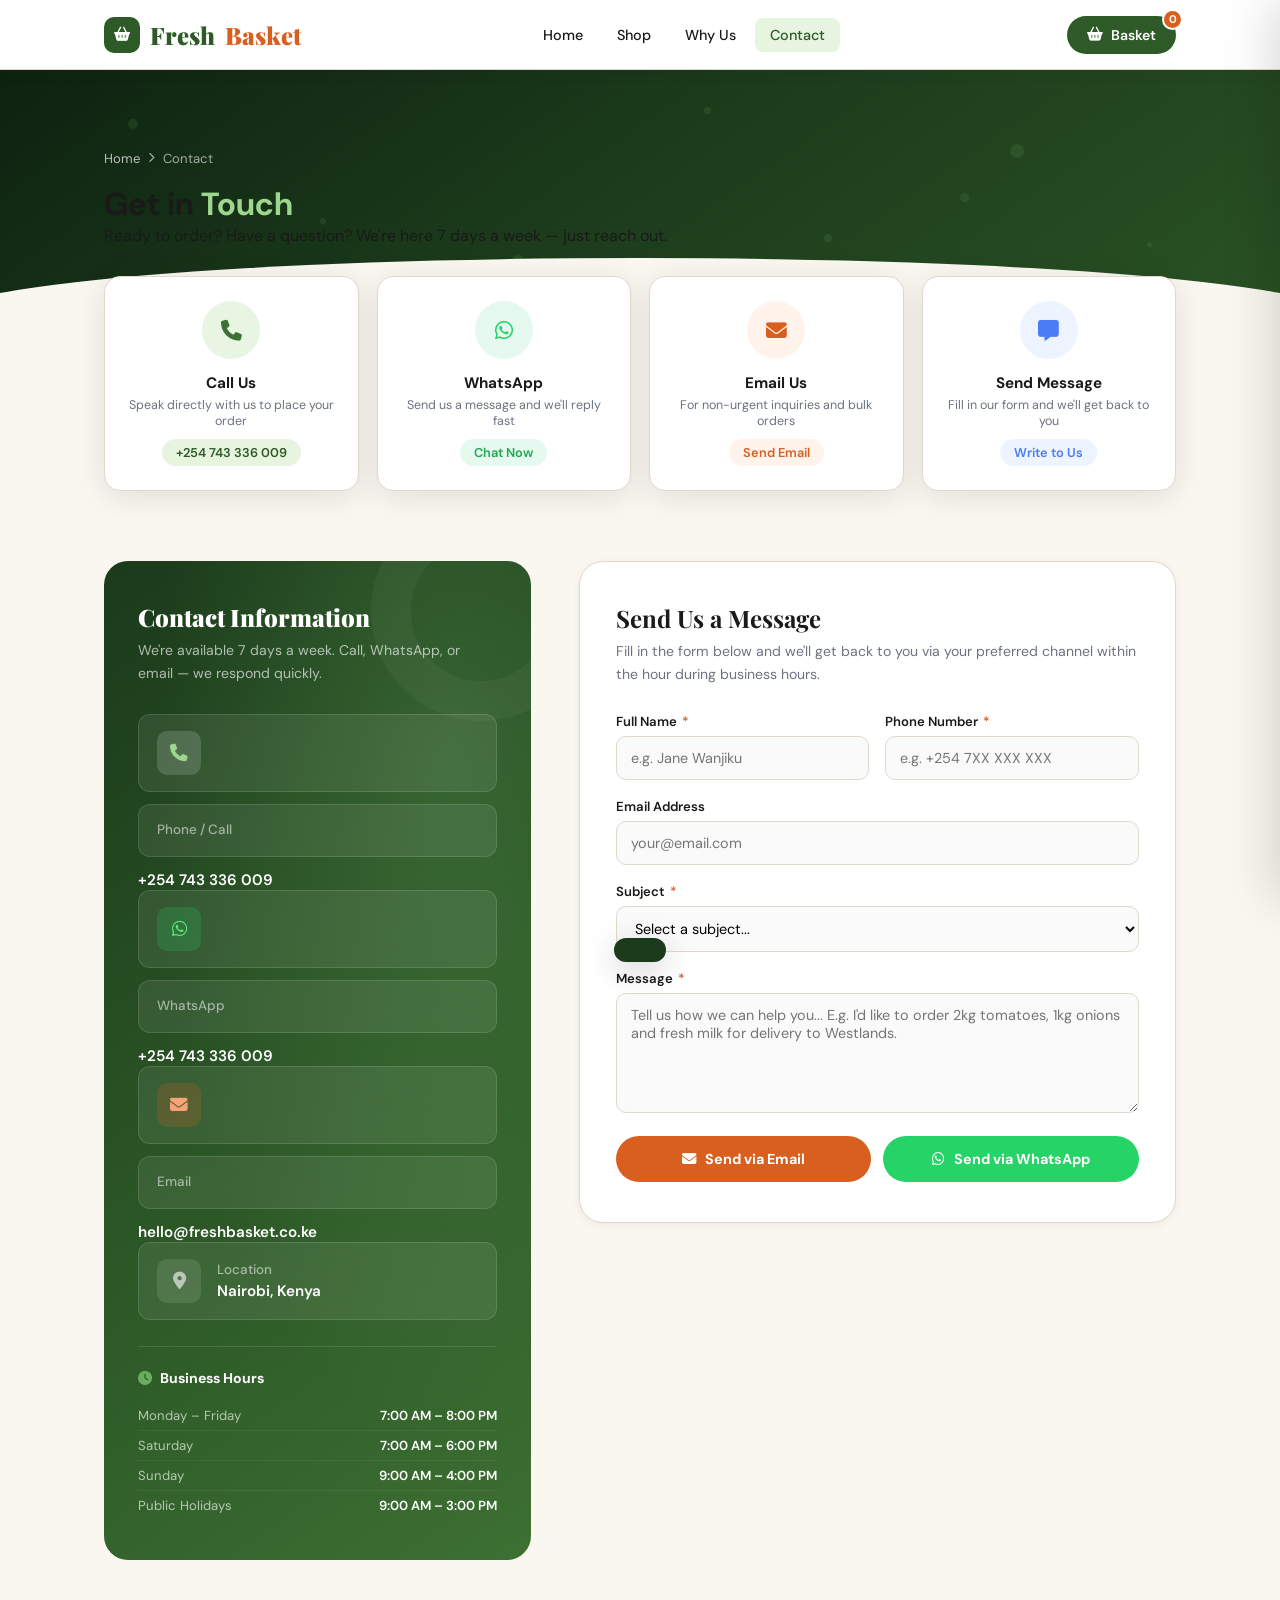
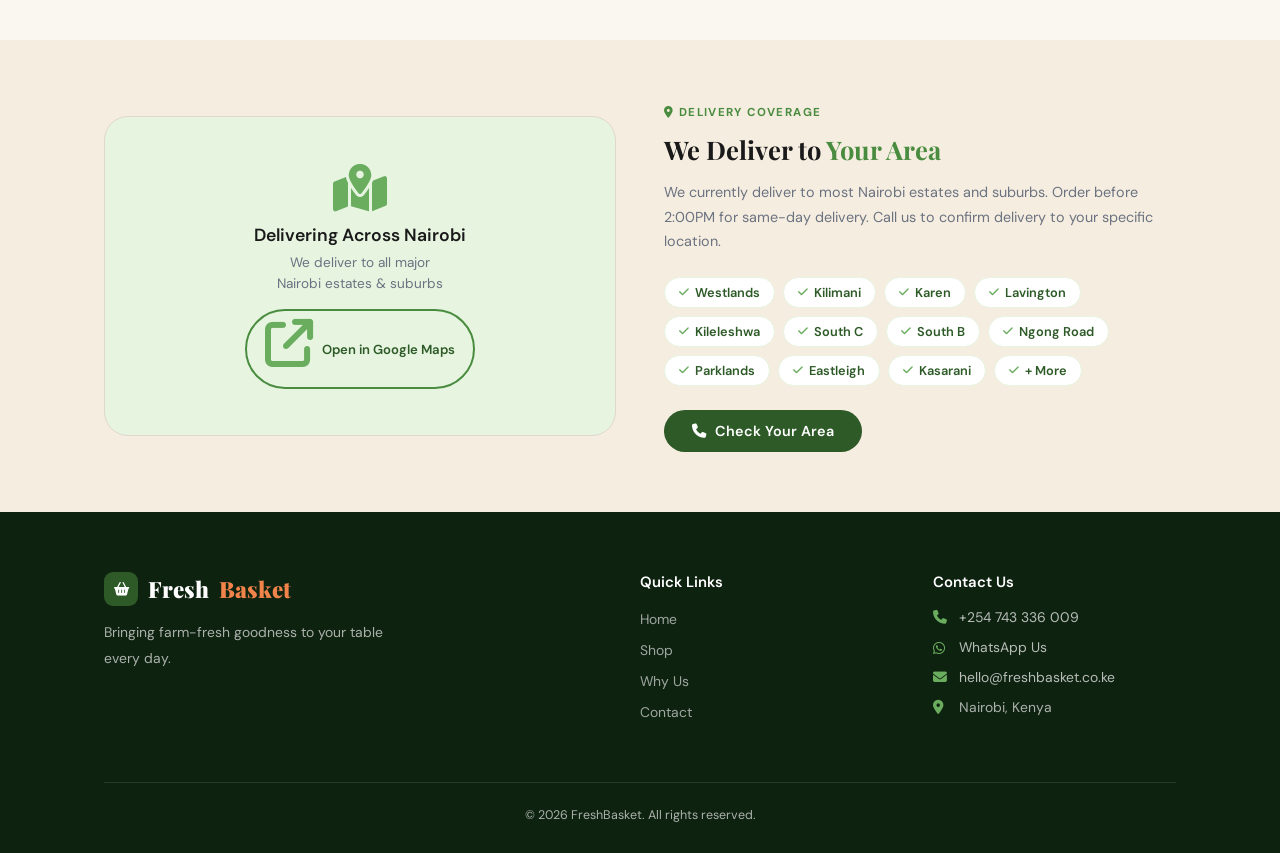
<file: contact.html>
<!DOCTYPE html>
<html lang="en">
<head>
<meta charset="UTF-8">
<meta name="viewport" content="width=device-width, initial-scale=1.0">
<title>Contact — FreshBasket</title>
<link rel="stylesheet" href="css/style.css">
<link rel="stylesheet" href="https://cdnjs.cloudflare.com/ajax/libs/font-awesome/6.5.0/css/all.min.css">
<style>
/* ── CONTACT BANNER — animated particles ── */
.contact-banner{
  position:relative;overflow:hidden;
  background:linear-gradient(145deg,#0e2210 0%,#1b3a1b 45%,#2a5224 100%);
  padding:80px 0 70px;
}
.particle{position:absolute;border-radius:50%;background:rgba(106,173,94,.15);animation:particlePulse 4s ease-in-out infinite}
.p1{width:10px;height:10px;top:20%;left:10%;animation-delay:0s}
.p2{width:6px;height:6px;top:60%;left:25%;animation-delay:.5s}
.p3{width:14px;height:14px;top:30%;right:20%;animation-delay:1s}
.p4{width:8px;height:8px;bottom:30%;right:35%;animation-delay:1.5s}
.p5{width:5px;height:5px;top:70%;right:10%;animation-delay:2s}
.p6{width:12px;height:12px;bottom:20%;left:40%;animation-delay:2.5s}
.p7{width:7px;height:7px;top:15%;left:55%;animation-delay:3s}
.p8{width:9px;height:9px;top:50%;left:75%;animation-delay:.8s}
@keyframes particlePulse{0%,100%{transform:scale(1);opacity:.6}50%{transform:scale(2.5);opacity:.15}}
/* Wave bottom */
.contact-banner::after{
  content:'';position:absolute;bottom:-2px;left:0;right:0;height:60px;
  background:var(--cream);
  clip-path:ellipse(55% 100% at 50% 100%);
}
.contact-banner .container{position:relative;z-index:2}

/* ── CONTACT CARDS (Quick Actions) ── */
.quick-actions{
  display:grid;grid-template-columns:repeat(4,1fr);gap:18px;
  margin-top:-40px;position:relative;z-index:10;
}
.quick-card{
  background:#fff;border-radius:var(--r);padding:24px 20px;text-align:center;
  border:1px solid var(--border);box-shadow:var(--sh-md);
  transition:all .26s var(--ease);cursor:pointer;text-decoration:none;display:block;
}
.quick-card:hover{transform:translateY(-6px);box-shadow:var(--sh-lg)}
.qc-icon{
  width:58px;height:58px;border-radius:50%;display:flex;align-items:center;justify-content:center;
  font-size:1.3rem;margin:0 auto 14px;transition:transform .25s;
}
.quick-card:hover .qc-icon{transform:scale(1.1) rotate(-5deg)}
.qc-call .qc-icon{background:#e8f5e3;color:var(--g600)}
.qc-wa .qc-icon{background:#e6f9ee;color:#25d366}
.qc-mail .qc-icon{background:#fff3ec;color:var(--orange)}
.qc-msg .qc-icon{background:#eef4ff;color:#4a7cf6}
.quick-card h3{font-size:.95rem;font-weight:700;margin-bottom:4px;color:var(--text)}
.quick-card p{font-size:.78rem;color:var(--muted)}
.quick-card .qc-link{display:inline-block;margin-top:10px;font-size:.8rem;font-weight:600;padding:5px 14px;border-radius:50px}
.qc-call .qc-link{background:var(--g100);color:var(--g700)}
.qc-wa .qc-link{background:#e6f9ee;color:#1da851}
.qc-mail .qc-link{background:#fff3ec;color:var(--orange)}
.qc-msg .qc-link{background:#eef4ff;color:#4a7cf6}

/* ── MAIN CONTACT GRID ── */
.contact-section{padding:70px 0 80px;background:var(--cream)}
.contact-grid{display:grid;grid-template-columns:1fr 1.4fr;gap:48px;align-items:start}

/* Left — Contact Info Card */
.contact-info-card{
  background:linear-gradient(145deg,var(--g800) 0%,var(--g700) 60%,#3d7033 100%);
  border-radius:var(--r-lg);padding:40px 34px;
  position:relative;overflow:hidden;
}
.contact-info-card::before{
  content:'';position:absolute;inset:0;
  background:radial-gradient(ellipse at 80% 20%,rgba(106,173,94,.25) 0%,transparent 60%);
}
/* Animated ring */
.contact-info-card::after{
  content:'';position:absolute;top:-60px;right:-60px;
  width:220px;height:220px;border-radius:50%;
  border:40px solid rgba(255,255,255,.04);
  animation:ringPulse 4s ease-in-out infinite;
}
@keyframes ringPulse{0%,100%{transform:scale(1)}50%{transform:scale(1.12)}}
.contact-info-card .inner{position:relative;z-index:1}
.contact-info-card .cic-title{
  font-family:'Playfair Display',serif;
  font-size:1.5rem;font-weight:900;color:#fff;margin-bottom:6px;
}
.contact-info-card .cic-sub{color:rgba(255,255,255,.65);font-size:.88rem;margin-bottom:30px;line-height:1.6}

/* Info rows */
.cic-method{
  display:flex;align-items:center;gap:16px;
  background:rgba(255,255,255,.08);border:1px solid rgba(255,255,255,.12);
  border-radius:12px;padding:16px 18px;margin-bottom:12px;
  transition:all .22s;
}
.cic-method:hover{background:rgba(255,255,255,.14);transform:translateX(4px)}
.cic-method-icon{
  width:44px;height:44px;border-radius:10px;flex-shrink:0;
  display:flex;align-items:center;justify-content:center;font-size:1.1rem;
}
.m-call .cic-method-icon{background:rgba(255,255,255,.15);color:#9dd68c}
.m-wa .cic-method-icon{background:rgba(37,211,102,.2);color:#5de87e}
.m-mail .cic-method-icon{background:rgba(217,95,30,.2);color:#f5a47a}
.m-loc .cic-method-icon{background:rgba(255,255,255,.1);color:rgba(255,255,255,.6)}
.cic-method-body{}
.cic-method-body strong{display:block;font-size:.84rem;color:rgba(255,255,255,.55);font-weight:500;margin-bottom:2px}
.cic-method-body a,.cic-method-body span{color:#fff;font-size:.95rem;font-weight:600;transition:color .2s}
.cic-method-body a:hover{color:#9dd68c}

/* Hours */
.cic-hours{margin-top:26px;border-top:1px solid rgba(255,255,255,.12);padding-top:22px}
.cic-hours h4{color:#fff;font-size:.88rem;font-weight:700;margin-bottom:14px;display:flex;align-items:center;gap:8px}
.cic-hours h4 i{color:var(--g400)}
.hour-row{display:flex;justify-content:space-between;padding:6px 0;font-size:.82rem;border-bottom:1px solid rgba(255,255,255,.06)}
.hour-row:last-child{border-bottom:none}
.hour-row span:first-child{color:rgba(255,255,255,.65)}
.hour-row span:last-child{color:#fff;font-weight:600}

/* ── CONTACT FORM ── */
.contact-form-card{background:#fff;border-radius:var(--r-lg);padding:40px 36px;border:1px solid var(--border);box-shadow:var(--sh-sm)}
.form-title{font-family:'Playfair Display',serif;font-size:1.5rem;font-weight:700;color:var(--text);margin-bottom:6px}
.form-sub{color:var(--muted);font-size:.88rem;margin-bottom:28px;line-height:1.6}
.form-row{display:grid;grid-template-columns:1fr 1fr;gap:16px}
.form-group{margin-bottom:18px}
.form-group label{display:block;font-size:.82rem;font-weight:600;color:var(--text);margin-bottom:6px}
.form-group label .req{color:var(--orange);margin-left:2px}
.form-control{
  width:100%;border:1.5px solid var(--border);border-radius:10px;
  padding:12px 14px;font-size:.9rem;transition:all .2s;
  background:#fafafa;
}
.form-control:focus{outline:none;border-color:var(--g500);background:#fff;box-shadow:0 0 0 3px rgba(74,140,63,.1)}
.form-control.error{border-color:#e53935}
textarea.form-control{resize:vertical;min-height:120px}
.form-error{font-size:.76rem;color:#e53935;margin-top:4px;display:none}
.form-group.has-error .form-error{display:block}
.form-group.has-error .form-control{border-color:#e53935}

/* Submit methods */
.submit-methods{display:grid;grid-template-columns:1fr 1fr;gap:12px;margin-top:4px}
.submit-btn{
  border:none;border-radius:50px;padding:14px 20px;cursor:pointer;
  font-size:.9rem;font-weight:700;display:flex;align-items:center;justify-content:center;gap:9px;
  transition:all .22s var(--ease);
}
.submit-email{background:var(--orange);color:#fff}
.submit-email:hover{background:var(--orange-dk);transform:translateY(-2px);box-shadow:0 8px 24px rgba(217,95,30,.35)}
.submit-wa{background:#25d366;color:#fff}
.submit-wa:hover{background:#1ebe5a;transform:translateY(-2px);box-shadow:0 8px 24px rgba(37,211,102,.3)}

/* Success state */
.form-success{
  display:none;text-align:center;padding:40px 20px;
}
.form-success.show{display:block}
.form-success i{font-size:3.5rem;color:var(--g500);margin-bottom:16px;display:block}
.form-success h3{font-family:'Playfair Display',serif;font-size:1.4rem;margin-bottom:8px;color:var(--text)}
.form-success p{color:var(--muted);font-size:.9rem;line-height:1.6;margin-bottom:22px}

/* ── MAP / LOCATION SECTION ── */
.location-sec{background:var(--warm);padding:60px 0}
.location-inner{display:grid;grid-template-columns:1fr 1fr;gap:48px;align-items:center}
.location-map{border-radius:var(--r-lg);overflow:hidden;height:320px;background:var(--g100);border:1px solid var(--border);display:flex;align-items:center;justify-content:center;position:relative}
.location-map-placeholder{text-align:center;color:var(--muted)}
.location-map-placeholder i{font-size:3rem;color:var(--g400);margin-bottom:12px;display:block}
.location-map-placeholder h3{font-size:1.1rem;font-weight:600;margin-bottom:6px;color:var(--text)}
.location-map-placeholder p{font-size:.85rem;line-height:1.6}
.location-info h2{font-family:'Playfair Display',serif;font-size:1.6rem;margin-bottom:14px}
.location-info p{color:var(--muted);font-size:.9rem;line-height:1.7;margin-bottom:24px}
.delivery-zones{display:flex;flex-wrap:wrap;gap:8px}
.zone-tag{background:#fff;border:1.5px solid var(--g100);border-radius:50px;padding:6px 14px;font-size:.8rem;font-weight:600;color:var(--g700);display:flex;align-items:center;gap:6px}
.zone-tag i{font-size:.7rem;color:var(--g400)}

.reveal{opacity:0;transform:translateY(28px);transition:opacity .6s var(--ease),transform .6s var(--ease)}
.reveal.visible{opacity:1;transform:none}

@media(max-width:1000px){
  .quick-actions{grid-template-columns:repeat(2,1fr)}
  .contact-grid{grid-template-columns:1fr;gap:32px}
  .location-inner{grid-template-columns:1fr}
}
@media(max-width:600px){
  .quick-actions{grid-template-columns:1fr 1fr}
  .form-row{grid-template-columns:1fr}
  .submit-methods{grid-template-columns:1fr}
  .contact-form-card{padding:28px 20px}
  .contact-info-card{padding:30px 22px}
}
</style>
</head>
<body data-page="contact">

<nav class="navbar">
  <div class="nav-inner">
    <a href="index.html" class="nav-logo"><div class="logo-icon"><i class="fa-solid fa-basket-shopping"></i></div>Fresh<span>Basket</span></a>
    <ul class="nav-links" id="navLinks">
      <li><a href="index.html" data-page="home">Home</a></li>
      <li><a href="shop.html" data-page="shop">Shop</a></li>
      <li><a href="why-us.html" data-page="why">Why Us</a></li>
      <li><a href="contact.html" data-page="contact">Contact</a></li>
    </ul>
    <div class="nav-right">
      <button class="cart-trigger" onclick="toggleCart()"><i class="fa-solid fa-basket-shopping"></i> Basket<span class="cart-badge" id="cartBadge1">0</span></button>
      <button class="hamburger" id="hamburger" aria-label="Menu"><span></span><span></span><span></span></button>
    </div>
  </div>
</nav>

<!-- BANNER -->
<div class="contact-banner">
  <div class="particle p1"></div><div class="particle p2"></div><div class="particle p3"></div>
  <div class="particle p4"></div><div class="particle p5"></div><div class="particle p6"></div>
  <div class="particle p7"></div><div class="particle p8"></div>
  <div class="container">
    <div class="breadcrumb"><a href="index.html">Home</a><i class="fa-solid fa-chevron-right"></i><span>Contact</span></div>
    <h1>Get in <span style="color:#9dd68c">Touch</span></h1>
    <p>Ready to order? Have a question? We're here 7 days a week — just reach out.</p>
  </div>
</div>

<!-- QUICK ACTION CARDS -->
<div class="container">
  <div class="quick-actions">
    <a href="tel:+254743336009" class="quick-card qc-call reveal">
      <div class="qc-icon"><i class="fa-solid fa-phone"></i></div>
      <h3>Call Us</h3>
      <p>Speak directly with us to place your order</p>
      <span class="qc-link">+254 743 336 009</span>
    </a>
    <a href="https://wa.me/254743336009?text=Hello%20FreshBasket!%20I%20would%20like%20to%20place%20an%20order." target="_blank" class="quick-card qc-wa reveal" style="transition-delay:.07s">
      <div class="qc-icon"><i class="fa-brands fa-whatsapp"></i></div>
      <h3>WhatsApp</h3>
      <p>Send us a message and we'll reply fast</p>
      <span class="qc-link">Chat Now</span>
    </a>
    <a href="mailto:hello@freshbasket.co.ke" class="quick-card qc-mail reveal" style="transition-delay:.14s">
      <div class="qc-icon"><i class="fa-solid fa-envelope"></i></div>
      <h3>Email Us</h3>
      <p>For non-urgent inquiries and bulk orders</p>
      <span class="qc-link">Send Email</span>
    </a>
    <a href="#contactForm" class="quick-card qc-msg reveal" style="transition-delay:.21s">
      <div class="qc-icon"><i class="fa-solid fa-message"></i></div>
      <h3>Send Message</h3>
      <p>Fill in our form and we'll get back to you</p>
      <span class="qc-link">Write to Us</span>
    </a>
  </div>
</div>

<!-- MAIN CONTACT SECTION -->
<section class="contact-section" id="contactForm">
  <div class="container">
    <div class="contact-grid">

      <!-- Info Card -->
      <div class="contact-info-card reveal">
        <div class="inner">
          <div class="cic-title">Contact Information</div>
          <div class="cic-sub">We're available 7 days a week. Call, WhatsApp, or email — we respond quickly.</div>

          <a href="tel:+254743336009" class="cic-method m-call">
            <div class="cic-method-icon"><i class="fa-solid fa-phone"></i></div>
            <div class="cic-method-body">
              <strong>Phone / Call</strong>
              <a href="tel:+254743336009">+254 743 336 009</a>
            </div>
          </a>
          <a href="https://wa.me/254743336009" target="_blank" class="cic-method m-wa">
            <div class="cic-method-icon"><i class="fa-brands fa-whatsapp"></i></div>
            <div class="cic-method-body">
              <strong>WhatsApp</strong>
              <a href="https://wa.me/254743336009" target="_blank">+254 743 336 009</a>
            </div>
          </a>
          <a href="mailto:hello@freshbasket.co.ke" class="cic-method m-mail">
            <div class="cic-method-icon"><i class="fa-solid fa-envelope"></i></div>
            <div class="cic-method-body">
              <strong>Email</strong>
              <a href="mailto:hello@freshbasket.co.ke">hello@freshbasket.co.ke</a>
            </div>
          </a>
          <div class="cic-method m-loc">
            <div class="cic-method-icon"><i class="fa-solid fa-location-dot"></i></div>
            <div class="cic-method-body">
              <strong>Location</strong>
              <span>Nairobi, Kenya</span>
            </div>
          </div>

          <div class="cic-hours">
            <h4><i class="fa-solid fa-clock"></i> Business Hours</h4>
            <div class="hour-row"><span>Monday – Friday</span><span>7:00 AM – 8:00 PM</span></div>
            <div class="hour-row"><span>Saturday</span><span>7:00 AM – 6:00 PM</span></div>
            <div class="hour-row"><span>Sunday</span><span>9:00 AM – 4:00 PM</span></div>
            <div class="hour-row"><span>Public Holidays</span><span>9:00 AM – 3:00 PM</span></div>
          </div>
        </div>
      </div>

      <!-- Form -->
      <div class="contact-form-card reveal" style="transition-delay:.12s">
        <div id="formContent">
          <div class="form-title">Send Us a Message</div>
          <p class="form-sub">Fill in the form below and we'll get back to you via your preferred channel within the hour during business hours.</p>
          <form id="contactForm" novalidate>
            <div class="form-row">
              <div class="form-group" id="grp-name">
                <label>Full Name <span class="req">*</span></label>
                <input type="text" class="form-control" id="f-name" placeholder="e.g. Jane Wanjiku">
                <div class="form-error">Please enter your name</div>
              </div>
              <div class="form-group" id="grp-phone">
                <label>Phone Number <span class="req">*</span></label>
                <input type="tel" class="form-control" id="f-phone" placeholder="e.g. +254 7XX XXX XXX">
                <div class="form-error">Please enter your phone number</div>
              </div>
            </div>
            <div class="form-group" id="grp-email">
              <label>Email Address</label>
              <input type="email" class="form-control" id="f-email" placeholder="your@email.com">
              <div class="form-error">Please enter a valid email</div>
            </div>
            <div class="form-group" id="grp-subject">
              <label>Subject <span class="req">*</span></label>
              <select class="form-control" id="f-subject">
                <option value="">Select a subject...</option>
                <option>Place a Grocery Order</option>
                <option>Delivery Inquiry</option>
                <option>Product Availability</option>
                <option>Bulk / Wholesale Order</option>
                <option>Complaint or Feedback</option>
                <option>Other</option>
              </select>
              <div class="form-error">Please select a subject</div>
            </div>
            <div class="form-group" id="grp-msg">
              <label>Message <span class="req">*</span></label>
              <textarea class="form-control" id="f-msg" placeholder="Tell us how we can help you... E.g. I'd like to order 2kg tomatoes, 1kg onions and fresh milk for delivery to Westlands."></textarea>
              <div class="form-error">Please enter your message</div>
            </div>
            <div class="submit-methods">
              <button type="button" class="submit-btn submit-email" onclick="submitViaEmail()">
                <i class="fa-solid fa-envelope"></i> Send via Email
              </button>
              <button type="button" class="submit-btn submit-wa" onclick="submitViaWhatsApp()">
                <i class="fa-brands fa-whatsapp"></i> Send via WhatsApp
              </button>
            </div>
          </form>
        </div>
        <div class="form-success" id="formSuccess">
          <i class="fa-solid fa-circle-check"></i>
          <h3>Message Sent!</h3>
          <p id="successMsg">Your message has been sent. We'll get back to you shortly during business hours.</p>
          <button class="btn btn-ghost-green" onclick="resetForm()"><i class="fa-solid fa-rotate-left"></i> Send Another Message</button>
        </div>
      </div>
    </div>
  </div>
</section>

<!-- DELIVERY ZONES -->
<section class="location-sec">
  <div class="container">
    <div class="location-inner">
      <div class="location-map reveal">
        <div class="location-map-placeholder">
          <i class="fa-solid fa-map-location-dot"></i>
          <h3>Delivering Across Nairobi</h3>
          <p>We deliver to all major<br>Nairobi estates & suburbs</p>
          <a href="https://maps.google.com/?q=Nairobi,Kenya" target="_blank" class="btn btn-ghost-green btn-sm" style="margin-top:14px;display:inline-flex"><i class="fa-solid fa-arrow-up-right-from-square"></i> Open in Google Maps</a>
        </div>
      </div>
      <div class="location-info reveal" style="transition-delay:.12s">
        <span class="section-label"><i class="fa-solid fa-location-dot"></i> Delivery Coverage</span>
        <h2 class="section-title">We Deliver to <span>Your Area</span></h2>
        <p class="section-sub">We currently deliver to most Nairobi estates and suburbs. Order before 2:00PM for same-day delivery. Call us to confirm delivery to your specific location.</p>
        <div class="delivery-zones">
          <span class="zone-tag"><i class="fa-solid fa-check"></i> Westlands</span>
          <span class="zone-tag"><i class="fa-solid fa-check"></i> Kilimani</span>
          <span class="zone-tag"><i class="fa-solid fa-check"></i> Karen</span>
          <span class="zone-tag"><i class="fa-solid fa-check"></i> Lavington</span>
          <span class="zone-tag"><i class="fa-solid fa-check"></i> Kileleshwa</span>
          <span class="zone-tag"><i class="fa-solid fa-check"></i> South C</span>
          <span class="zone-tag"><i class="fa-solid fa-check"></i> South B</span>
          <span class="zone-tag"><i class="fa-solid fa-check"></i> Ngong Road</span>
          <span class="zone-tag"><i class="fa-solid fa-check"></i> Parklands</span>
          <span class="zone-tag"><i class="fa-solid fa-check"></i> Eastleigh</span>
          <span class="zone-tag"><i class="fa-solid fa-check"></i> Kasarani</span>
          <span class="zone-tag"><i class="fa-solid fa-check"></i> + More</span>
        </div>
        <div style="margin-top:24px">
          <a href="tel:+254743336009" class="btn btn-green"><i class="fa-solid fa-phone"></i> Check Your Area</a>
        </div>
      </div>
    </div>
  </div>
</section>

<!-- FOOTER -->
<footer class="footer">
  <div class="container">
    <div class="footer-grid">
      <div class="footer-brand"><div class="footer-brand-logo"><div class="logo-icon"><i class="fa-solid fa-basket-shopping"></i></div>Fresh<span style="color:var(--orange-lt)">Basket</span></div><p>Bringing farm-fresh goodness to your table every day.</p></div>
      <div class="footer-col"><h4>Quick Links</h4><ul><li><a href="index.html">Home</a></li><li><a href="shop.html">Shop</a></li><li><a href="why-us.html">Why Us</a></li><li><a href="contact.html">Contact</a></li></ul></div>
      <div class="footer-col"><h4>Contact Us</h4>
        <div class="footer-contact-item"><i class="fa-solid fa-phone"></i><a href="tel:+254743336009">+254 743 336 009</a></div>
        <div class="footer-contact-item"><i class="fa-brands fa-whatsapp"></i><a href="https://wa.me/254743336009" target="_blank">WhatsApp Us</a></div>
        <div class="footer-contact-item"><i class="fa-solid fa-envelope"></i><a href="mailto:hello@freshbasket.co.ke">hello@freshbasket.co.ke</a></div>
        <div class="footer-contact-item"><i class="fa-solid fa-location-dot"></i><span>Nairobi, Kenya</span></div>
      </div>
    </div>
    <div class="footer-bottom">&copy; 2026 FreshBasket. All rights reserved.</div>
  </div>
</footer>

<!-- CART -->
<div class="cart-overlay" id="cartOverlay"></div>
<div class="cart-drawer" id="cartDrawer">
  <div class="cart-head"><h2><i class="fa-solid fa-basket-shopping"></i> Your Basket</h2><button class="drawer-close" onclick="closeCart()"><i class="fa-solid fa-xmark"></i></button></div>
  <div class="cart-body" id="cartBody"></div>
  <div class="cart-foot" id="cartFoot" style="display:none">
    <div class="cart-total-row"><span>Total</span><strong id="cartTotalAmt">KES 0</strong></div>
    <div class="cart-actions">
      <button class="btn btn-green btn-block" onclick="openOrderModal()"><i class="fa-solid fa-receipt"></i> Review & Place Order</button>
      <a href="tel:+254743336009" class="btn btn-orange btn-block"><i class="fa-solid fa-phone"></i> Call to Order</a>
    </div>
  </div>
</div>
<div class="modal-overlay" id="orderModal">
  <div class="modal">
    <button class="modal-close" onclick="closeOrderModal()"><i class="fa-solid fa-xmark"></i></button>
    <h2>Your Order</h2><p class="modal-sub">Review below, then call or WhatsApp us to confirm.</p>
    <div id="orderList"></div>
    <div class="order-total"><span>Total</span><span id="orderTotal">KES 0</span></div>
    <div class="order-actions">
      <a href="tel:+254743336009" class="btn btn-green btn-block btn-lg"><i class="fa-solid fa-phone"></i> Call: +254 743 336 009</a>
      <a id="waOrderBtn" href="#" target="_blank" class="btn btn-wa btn-block" onclick="this.href=waOrderLink()"><i class="fa-brands fa-whatsapp"></i> Send via WhatsApp</a>
    </div>
    <p class="order-note"><i class="fa-solid fa-camera" style="margin-right:5px"></i>Screenshot for faster service.</p>
  </div>
</div>
<div class="toast" id="toast"></div>

<script src="js/main.js"></script>
<script>
function validate(){
  let ok = true;
  const fields = [
    {id:'f-name',  grp:'grp-name',  check: v=>v.trim().length>1},
    {id:'f-phone', grp:'grp-phone', check: v=>v.trim().length>6},
    {id:'f-subject',grp:'grp-subject',check:v=>v!==''},
    {id:'f-msg',   grp:'grp-msg',   check: v=>v.trim().length>4},
  ];
  fields.forEach(f=>{
    const el = document.getElementById(f.id);
    const grp = document.getElementById(f.grp);
    if(!f.check(el.value)){
      grp.classList.add('has-error'); ok=false;
    } else {
      grp.classList.remove('has-error');
    }
  });
  // email optional but if filled must be valid
  const emailEl = document.getElementById('f-email');
  const emailGrp = document.getElementById('grp-email');
  if(emailEl.value.trim() && !/^[^\s@]+@[^\s@]+\.[^\s@]+$/.test(emailEl.value)){
    emailGrp.classList.add('has-error'); ok=false;
  } else { emailGrp.classList.remove('has-error'); }
  return ok;
}
function getFormData(){
  return {
    name: document.getElementById('f-name').value.trim(),
    phone: document.getElementById('f-phone').value.trim(),
    email: document.getElementById('f-email').value.trim(),
    subject: document.getElementById('f-subject').value,
    msg: document.getElementById('f-msg').value.trim(),
  };
}
function showSuccess(channel){
  const msgs = {
    email:`Your message has been composed in your mail client. We'll reply to your email as soon as possible.`,
    wa:`Your message has been sent to WhatsApp. We typically reply within minutes during business hours.`
  };
  document.getElementById('successMsg').textContent = msgs[channel]||msgs.email;
  document.getElementById('formContent').querySelector('form').style.display='none';
  document.getElementById('formSuccess').classList.add('show');
}
function resetForm(){
  document.getElementById('contactForm').reset();
  document.getElementById('formContent').querySelector('form').style.display='block';
  document.getElementById('formSuccess').classList.remove('show');
}
function submitViaEmail(){
  if(!validate()) return;
  const d = getFormData();
  const body = `Name: ${d.name}\nPhone: ${d.phone}\nEmail: ${d.email||'N/A'}\n\nMessage:\n${d.msg}`;
  window.location.href = `mailto:hello@freshbasket.co.ke?subject=FreshBasket: ${encodeURIComponent(d.subject)}&body=${encodeURIComponent(body)}`;
  showSuccess('email');
}
function submitViaWhatsApp(){
  if(!validate()) return;
  const d = getFormData();
  const msg = `Hello FreshBasket!\n\nName: ${d.name}\nPhone: ${d.phone}\nSubject: ${d.subject}\n\n${d.msg}`;
  window.open(`https://wa.me/254743336009?text=${encodeURIComponent(msg)}`, '_blank');
  showSuccess('wa');
}

// Scroll reveal
const io = new IntersectionObserver(entries=>{
  entries.forEach(e=>{ if(e.isIntersecting) e.target.classList.add('visible'); });
},{threshold:.1});
document.querySelectorAll('.reveal').forEach(el=>io.observe(el));

// Clear error on input
document.querySelectorAll('.form-control').forEach(el=>{
  el.addEventListener('input',()=>{
    el.closest('.form-group')?.classList.remove('has-error');
  });
});
</script>
</body>
</html>
</file>
<file: css/style.css>
/* ============================================================
   FRESHBASKET — Shared Styles
   ============================================================ */
@import url('https://fonts.googleapis.com/css2?family=Playfair+Display:ital,wght@0,700;0,900;1,700&family=DM+Sans:wght@300;400;500;600;700&display=swap');

:root {
  --g900:#0e2210; --g800:#1b3a1b; --g700:#2d5a27;
  --g600:#3d7033; --g500:#4a8c3f; --g400:#6aad5e;
  --g100:#e6f4e0; --g50:#f2faf0;
  --cream:#faf7f0; --warm:#f5ede0; --w200:#ece0cd;
  --orange:#d95f1e; --orange-dk:#b84c10; --orange-lt:#f0844a;
  --text:#1a1a1a; --muted:#6b7280; --border:#e0d8cc; --white:#ffffff;
  --sh-sm:0 2px 8px rgba(0,0,0,.06);
  --sh-md:0 6px 32px rgba(0,0,0,.10);
  --sh-lg:0 14px 52px rgba(0,0,0,.15);
  --r-sm:10px; --r:16px; --r-lg:24px;
  --ease:cubic-bezier(.4,0,.2,1);
}
*,*::before,*::after{box-sizing:border-box;margin:0;padding:0}
html{scroll-behavior:smooth}
body{font-family:'DM Sans',sans-serif;background:var(--cream);color:var(--text);overflow-x:hidden;-webkit-font-smoothing:antialiased}
img{display:block;max-width:100%}
a{text-decoration:none}
ul{list-style:none}
button,input,textarea,select{font-family:inherit;font-size:inherit}

/* ── Utility ── */
.container{width:100%;max-width:1200px;margin:0 auto;padding:0 5%}
.section{padding:80px 0}
.section-sm{padding:50px 0}
.section-label{display:inline-block;font-size:.72rem;font-weight:700;letter-spacing:.12em;text-transform:uppercase;color:var(--g500);margin-bottom:12px}
.section-title{font-family:'Playfair Display',serif;font-size:clamp(1.7rem,3vw,2.3rem);font-weight:700;color:var(--text);margin-bottom:10px}
.section-title span{color:var(--g500)}
.section-sub{color:var(--muted);font-size:.95rem;line-height:1.7}

/* ── Buttons ── */
.btn{display:inline-flex;align-items:center;gap:9px;border:none;border-radius:50px;cursor:pointer;font-weight:600;font-size:.9rem;padding:12px 28px;transition:all .22s var(--ease);white-space:nowrap}
.btn-green{background:var(--g700);color:#fff}
.btn-green:hover{background:var(--g600);transform:translateY(-2px);box-shadow:0 8px 24px rgba(45,90,39,.3)}
.btn-orange{background:var(--orange);color:#fff}
.btn-orange:hover{background:var(--orange-dk);transform:translateY(-2px);box-shadow:0 8px 24px rgba(217,95,30,.35)}
.btn-wa{background:#25d366;color:#fff}
.btn-wa:hover{background:#1ebe5a;transform:translateY(-2px);box-shadow:0 8px 24px rgba(37,211,102,.35)}
.btn-ghost-white{background:transparent;color:#fff;border:2px solid rgba(255,255,255,.45)}
.btn-ghost-white:hover{background:rgba(255,255,255,.1);border-color:#fff}
.btn-ghost-green{background:transparent;color:var(--g700);border:2px solid var(--g500)}
.btn-ghost-green:hover{background:var(--g100)}
.btn-lg{padding:15px 38px;font-size:1rem}
.btn-sm{padding:8px 18px;font-size:.82rem}
.btn-block{width:100%;justify-content:center}

/* ── NAVBAR ── */
.navbar{position:sticky;top:0;z-index:200;background:#fff;border-bottom:1px solid var(--border);height:70px;box-shadow:0 2px 16px rgba(0,0,0,.06)}
.nav-inner{max-width:1200px;margin:0 auto;padding:0 5%;height:100%;display:flex;align-items:center;justify-content:space-between}
.nav-logo{font-family:'Playfair Display',serif;font-size:1.5rem;font-weight:900;color:var(--g700);display:flex;align-items:center;gap:10px}
.logo-icon{width:36px;height:36px;background:var(--g700);border-radius:10px;display:flex;align-items:center;justify-content:center;color:#fff;font-size:.9rem}
.nav-logo span{color:var(--orange)}
.nav-links{display:flex;gap:4px;align-items:center}
.nav-links a{padding:8px 15px;border-radius:8px;color:var(--text);font-weight:500;font-size:.9rem;transition:all .2s}
.nav-links a:hover,.nav-links a.active{background:var(--g100);color:var(--g700)}
.nav-right{display:flex;align-items:center;gap:12px}
.cart-trigger{position:relative;background:var(--g700);color:#fff;border:none;border-radius:50px;padding:10px 20px;cursor:pointer;display:flex;align-items:center;gap:8px;font-size:.88rem;font-weight:600;transition:all .2s}
.cart-trigger:hover{background:var(--g600);transform:translateY(-1px)}
.cart-badge{position:absolute;top:-7px;right:-7px;background:var(--orange);color:#fff;width:21px;height:21px;border-radius:50%;font-size:.7rem;font-weight:700;display:flex;align-items:center;justify-content:center;border:2px solid #fff;transition:transform .2s}
.cart-badge.bump{transform:scale(1.4)}
.hamburger{display:none;background:none;border:none;cursor:pointer;padding:8px;border-radius:8px;flex-direction:column;gap:5px;transition:background .2s}
.hamburger:hover{background:var(--g100)}
.hamburger span{display:block;width:22px;height:2px;background:var(--text);border-radius:2px;transition:all .3s var(--ease)}
.hamburger.open span:nth-child(1){transform:rotate(45deg) translate(5px,5px)}
.hamburger.open span:nth-child(2){opacity:0;width:0}
.hamburger.open span:nth-child(3){transform:rotate(-45deg) translate(5px,-5px)}

/* ── FOOTER ── */
.footer{background:var(--g900);color:rgba(255,255,255,.65);padding:60px 0 30px}
.footer-grid{display:grid;grid-template-columns:2fr 1fr 1fr;gap:50px;margin-bottom:50px}
.footer-brand-logo{font-family:'Playfair Display',serif;font-size:1.4rem;font-weight:900;color:#fff;display:flex;align-items:center;gap:10px;margin-bottom:14px}
.footer-brand-logo .logo-icon{width:34px;height:34px;background:var(--g700);border-radius:9px;display:flex;align-items:center;justify-content:center;font-size:.85rem;color:#fff}
.footer-brand p{font-size:.87rem;line-height:1.8;max-width:280px}
.footer-col h4{color:#fff;font-size:.93rem;font-weight:600;margin-bottom:16px}
.footer-col ul li{margin-bottom:10px}
.footer-col ul li a{color:rgba(255,255,255,.6);font-size:.87rem;transition:color .2s}
.footer-col ul li a:hover{color:#fff}
.footer-contact-item{display:flex;align-items:center;gap:10px;margin-bottom:12px;font-size:.87rem}
.footer-contact-item i{color:var(--g400);width:16px}
.footer-contact-item a{color:rgba(255,255,255,.7);transition:color .2s}
.footer-contact-item a:hover{color:#fff}
.footer-bottom{border-top:1px solid rgba(255,255,255,.1);padding-top:24px;text-align:center;font-size:.78rem}

/* ── CART DRAWER ── */
.cart-overlay{display:none;position:fixed;inset:0;background:rgba(0,0,0,.45);z-index:300;backdrop-filter:blur(4px)}
.cart-overlay.open{display:block}
.cart-drawer{position:fixed;top:0;right:-480px;width:480px;max-width:100vw;height:100vh;background:#fff;z-index:301;transition:right .35s var(--ease);display:flex;flex-direction:column;box-shadow:-8px 0 48px rgba(0,0,0,.15)}
.cart-drawer.open{right:0}
.cart-head{padding:22px 24px;border-bottom:1px solid var(--border);display:flex;justify-content:space-between;align-items:center;flex-shrink:0}
.cart-head h2{font-family:'Playfair Display',serif;font-size:1.25rem;display:flex;align-items:center;gap:10px}
.drawer-close{background:var(--w200);border:none;border-radius:50%;width:36px;height:36px;cursor:pointer;display:flex;align-items:center;justify-content:center;transition:background .2s;font-size:.85rem}
.drawer-close:hover{background:#d0c9c0}
.cart-body{flex:1;overflow-y:auto;padding:16px 24px}
.cart-empty{text-align:center;padding:60px 20px;color:var(--muted)}
.cart-empty i{font-size:3rem;margin-bottom:14px;opacity:.25;display:block}
.cart-empty p{font-size:.9rem;line-height:1.6}
.cart-item{display:flex;gap:14px;align-items:center;padding:14px 0;border-bottom:1px solid var(--border)}
.cart-item:last-child{border-bottom:none}
.ci-img{width:62px;height:62px;border-radius:10px;object-fit:cover;border:1px solid var(--border);flex-shrink:0}
.ci-info{flex:1;min-width:0}
.ci-info h4{font-size:.93rem;font-weight:600;margin-bottom:2px}
.ci-info p{font-size:.77rem;color:var(--muted);margin-bottom:8px}
.qty-row{display:flex;align-items:center;gap:10px}
.qty-btn{width:28px;height:28px;border-radius:50%;border:1.5px solid var(--border);background:none;cursor:pointer;display:flex;align-items:center;justify-content:center;font-weight:700;font-size:.85rem;transition:all .15s}
.qty-btn:hover{background:var(--g700);color:#fff;border-color:var(--g700)}
.qty-val{font-weight:700;font-size:.92rem;min-width:20px;text-align:center}
.ci-right{display:flex;flex-direction:column;align-items:flex-end;gap:8px;flex-shrink:0}
.ci-price{font-weight:700;color:var(--g700);font-size:.95rem}
.rm-btn{background:none;border:none;cursor:pointer;color:#ccc;font-size:.82rem;padding:3px;transition:color .2s}
.rm-btn:hover{color:#e53935}
.cart-foot{padding:20px 24px;border-top:1px solid var(--border);background:var(--cream);flex-shrink:0}
.cart-total-row{display:flex;justify-content:space-between;align-items:center;margin-bottom:16px}
.cart-total-row span{font-weight:600;font-size:.95rem}
.cart-total-row strong{font-size:1.3rem;color:var(--g700)}
.cart-actions{display:flex;flex-direction:column;gap:10px}

/* ── ORDER MODAL ── */
.modal-overlay{display:none;position:fixed;inset:0;background:rgba(0,0,0,.5);z-index:400;backdrop-filter:blur(6px);align-items:center;justify-content:center;padding:20px}
.modal-overlay.open{display:flex}
.modal{background:#fff;border-radius:var(--r-lg);max-width:490px;width:100%;padding:40px;position:relative;max-height:90vh;overflow-y:auto;animation:modalIn .3s var(--ease)}
@keyframes modalIn{from{transform:scale(.91) translateY(20px);opacity:0}to{transform:scale(1);opacity:1}}
.modal-close{position:absolute;top:16px;right:16px;background:var(--w200);border:none;border-radius:50%;width:36px;height:36px;cursor:pointer;display:flex;align-items:center;justify-content:center}
.modal h2{font-family:'Playfair Display',serif;font-size:1.6rem;margin-bottom:6px;color:var(--g700)}
.modal .modal-sub{color:var(--muted);font-size:.88rem;margin-bottom:24px}
.ol-item{display:flex;justify-content:space-between;padding:9px 0;font-size:.9rem;border-bottom:1px solid var(--border)}
.ol-item:last-child{border-bottom:none}
.ol-item span:last-child{font-weight:600}
.order-total{display:flex;justify-content:space-between;padding:16px 0 22px;font-weight:700;font-size:1.05rem}
.order-total span:last-child{color:var(--g700)}
.order-actions{display:flex;flex-direction:column;gap:10px}
.order-note{text-align:center;font-size:.78rem;color:var(--muted);margin-top:12px}

/* ── TOAST ── */
.toast{position:fixed;bottom:28px;left:50%;transform:translateX(-50%) translateY(90px);background:var(--g800);color:#fff;padding:12px 26px;border-radius:50px;font-weight:600;font-size:.88rem;z-index:500;transition:transform .3s var(--ease);pointer-events:none;white-space:nowrap;box-shadow:0 8px 32px rgba(0,0,0,.2)}
.toast.show{transform:translateX(-50%) translateY(0)}

/* ── PRODUCT CARD ── */
.product-card{background:#fff;border-radius:var(--r);overflow:hidden;border:1px solid var(--border);transition:all .25s var(--ease);box-shadow:var(--sh-sm)}
.product-card:hover{transform:translateY(-5px);box-shadow:var(--sh-md)}
.pc-img{position:relative;height:185px;overflow:hidden;background:var(--g50)}
.pc-img img{width:100%;height:100%;object-fit:cover;transition:transform .4s var(--ease)}
.product-card:hover .pc-img img{transform:scale(1.07)}
.pc-badge{position:absolute;top:10px;left:10px;background:var(--orange);color:#fff;border-radius:50px;padding:3px 10px;font-size:.7rem;font-weight:700;letter-spacing:.04em;text-transform:uppercase}
.pc-body{padding:15px}
.pc-cat{font-size:.7rem;font-weight:700;color:var(--g500);text-transform:uppercase;letter-spacing:.06em;margin-bottom:4px}
.pc-body h3{font-size:.98rem;font-weight:600;margin-bottom:3px}
.pc-weight{font-size:.78rem;color:var(--muted);margin-bottom:11px}
.pc-footer{display:flex;align-items:center;justify-content:space-between}
.pc-price{font-size:1.08rem;font-weight:700;color:var(--g700)}
.pc-price small{font-size:.7rem;font-weight:400;color:var(--muted)}
.add-btn{width:36px;height:36px;border-radius:50%;background:var(--g700);color:#fff;border:none;cursor:pointer;display:flex;align-items:center;justify-content:center;font-size:.82rem;transition:all .2s}
.add-btn:hover{background:var(--g500);transform:scale(1.1)}
.add-btn.added{background:var(--orange)}

/* Grid */
.products-grid{display:grid;grid-template-columns:repeat(auto-fill,minmax(230px,1fr));gap:22px}

/* Page Banner */
.page-banner{position:relative;overflow:hidden;padding:80px 0 70px}
.page-banner .container{position:relative;z-index:2}
.page-banner h1{font-family:'Playfair Display',serif;font-size:clamp(2rem,5vw,3rem);font-weight:900;color:#fff;margin-bottom:12px}
.page-banner p{color:rgba(255,255,255,.75);font-size:1rem;max-width:500px}
.breadcrumb{display:flex;align-items:center;gap:8px;margin-bottom:16px;font-size:.82rem;color:rgba(255,255,255,.6)}
.breadcrumb a{color:rgba(255,255,255,.7);transition:color .2s}
.breadcrumb a:hover{color:#fff}
.breadcrumb i{font-size:.65rem}

/* ── RESPONSIVE ── */
@media(max-width:768px){
  .hamburger{display:flex}
  .nav-links{display:none;position:fixed;top:70px;left:0;right:0;background:#fff;flex-direction:column;align-items:stretch;padding:16px 5% 24px;border-bottom:1px solid var(--border);box-shadow:0 14px 40px rgba(0,0,0,.1);gap:4px;z-index:199}
  .nav-links.open{display:flex}
  .nav-links a{padding:13px 16px;border-radius:10px;font-size:1rem}
  .footer-grid{grid-template-columns:1fr;gap:30px}
  .section{padding:55px 0}
}
@media(max-width:600px){
  .products-grid{grid-template-columns:repeat(auto-fill,minmax(155px,1fr));gap:13px}
  .pc-img{height:140px}
}
</file>
